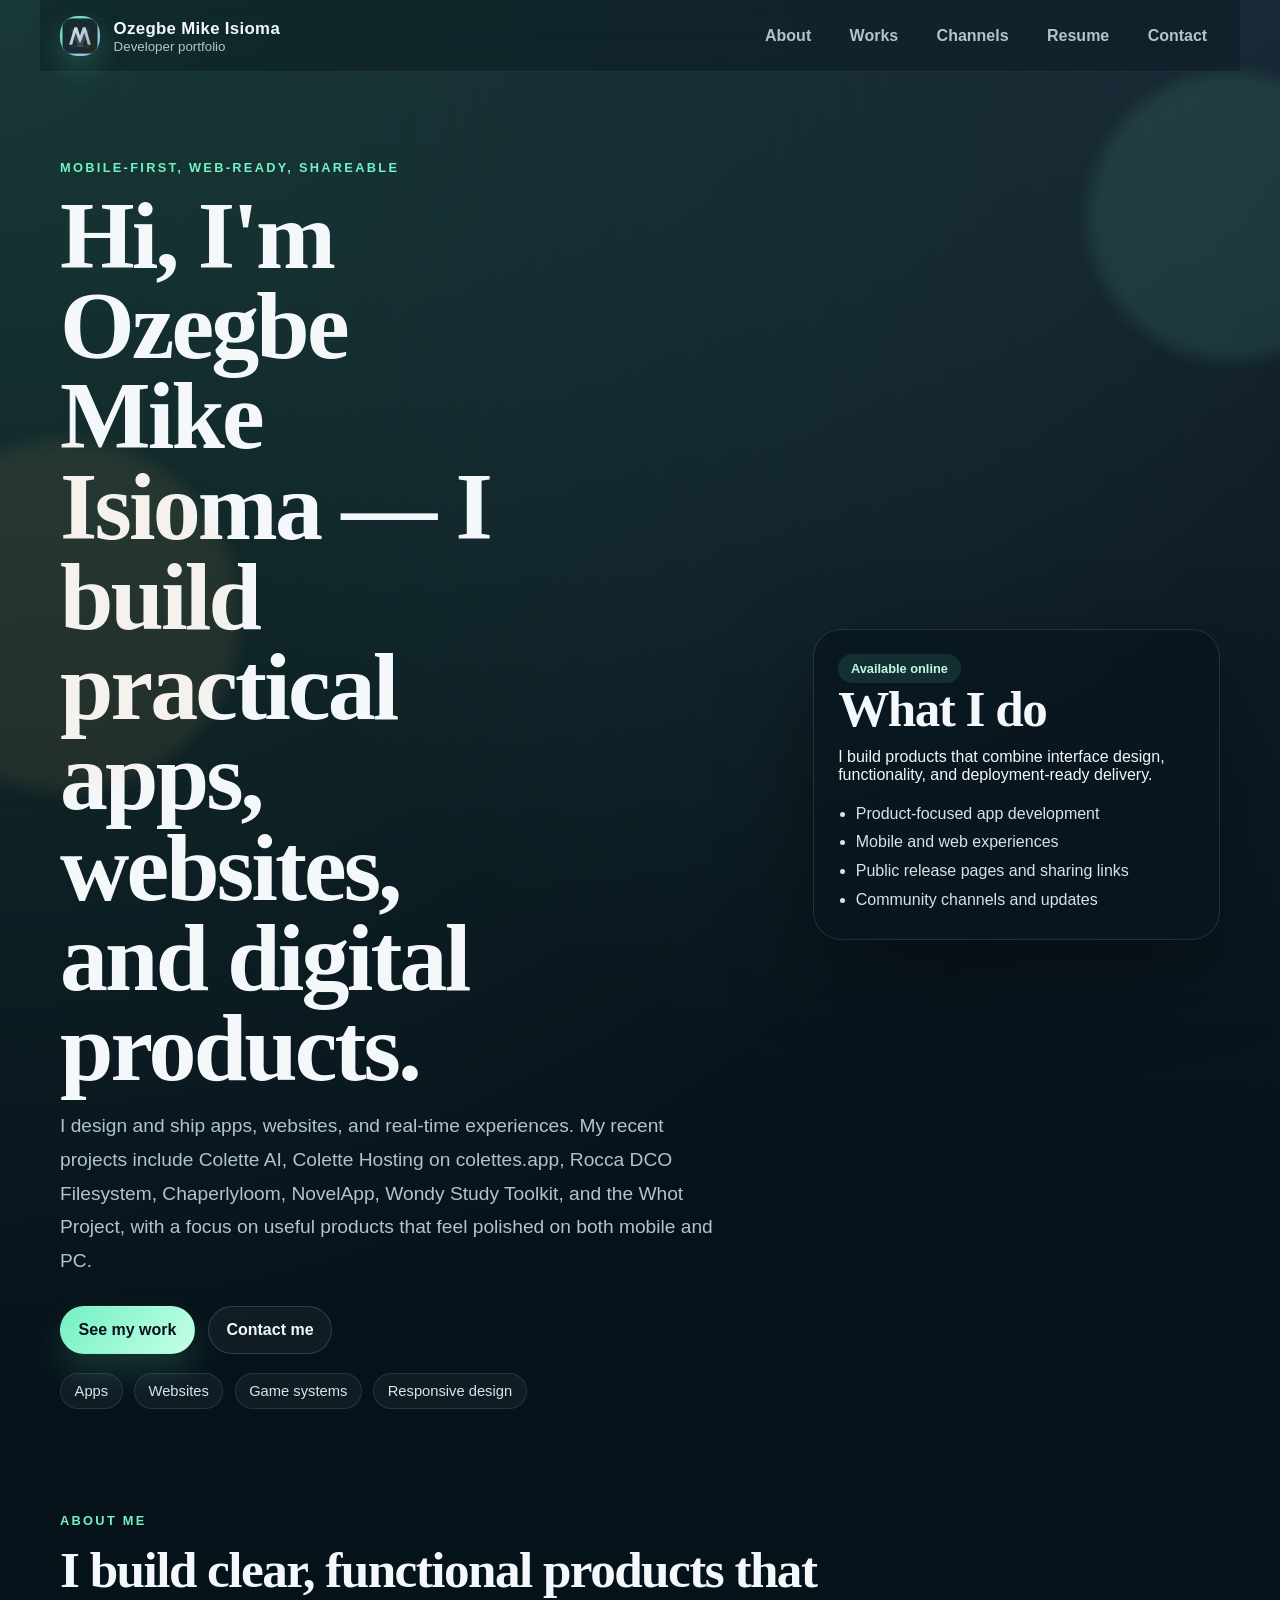
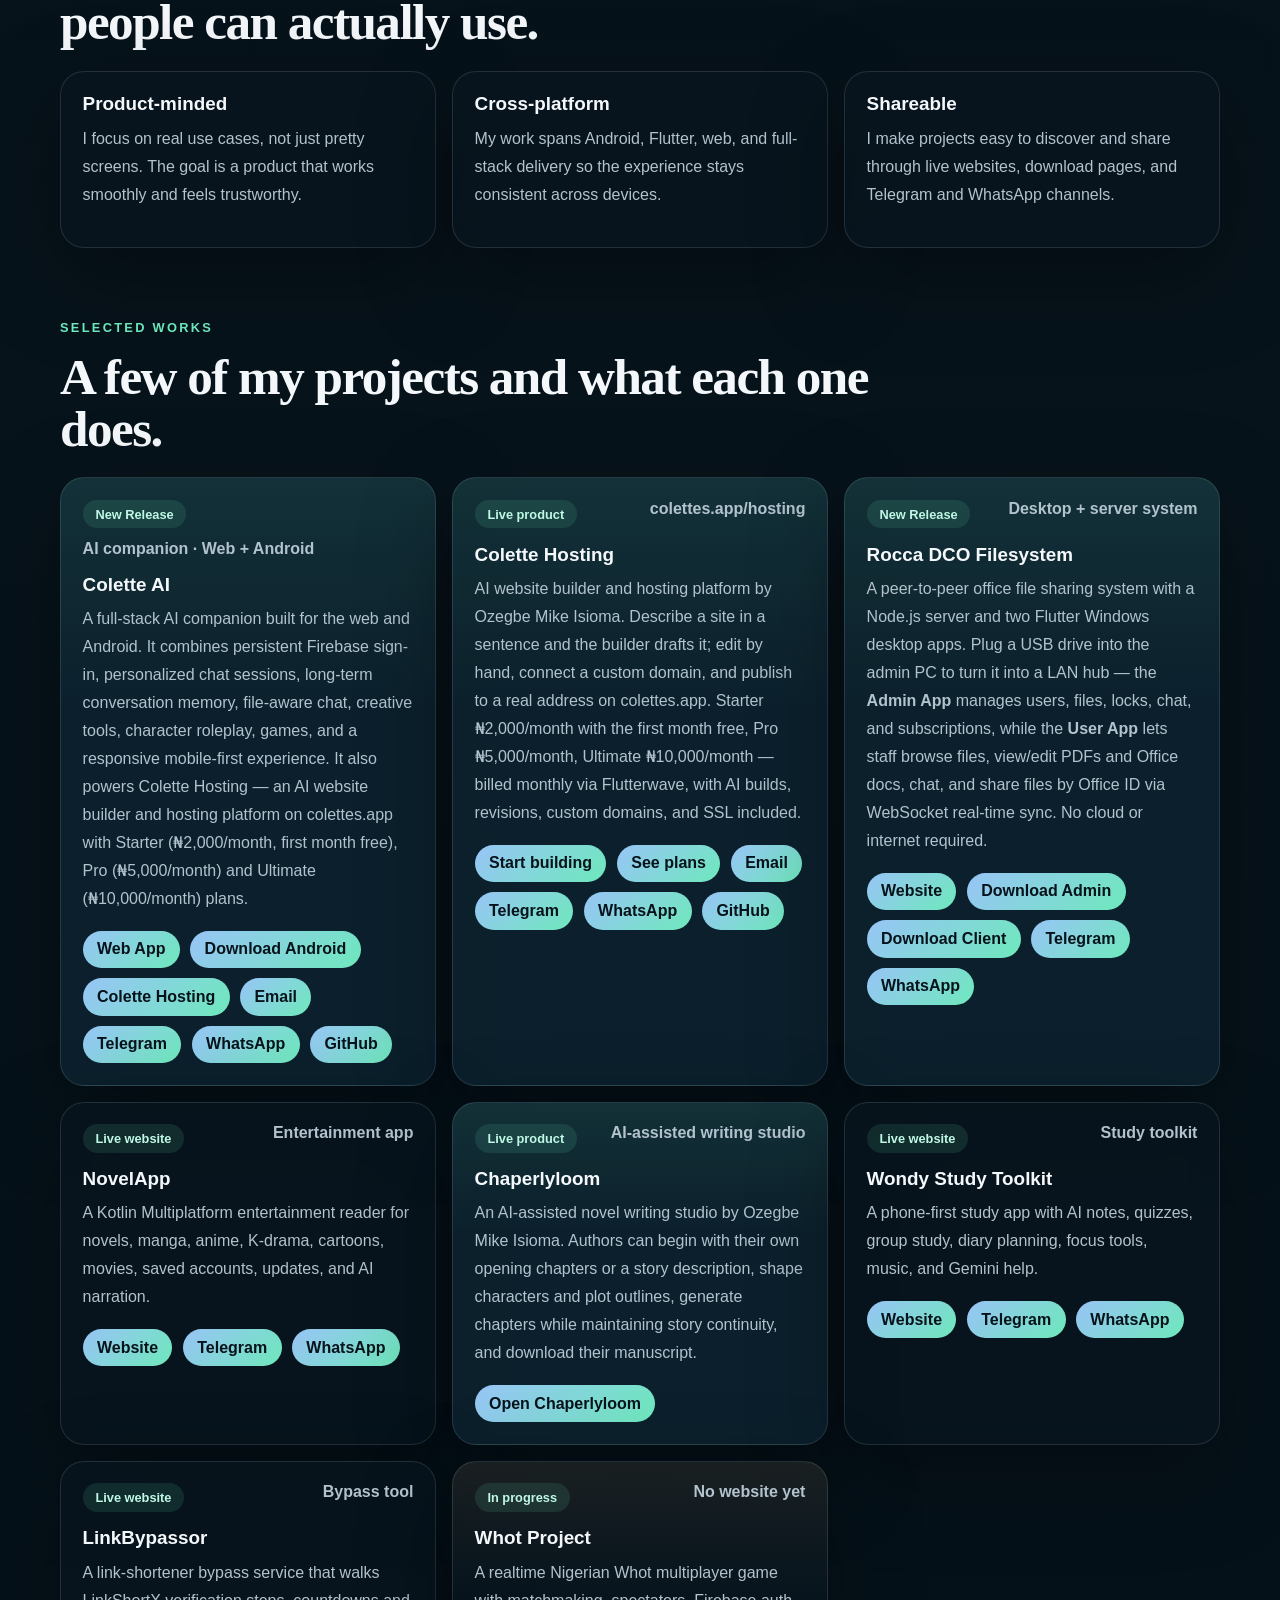
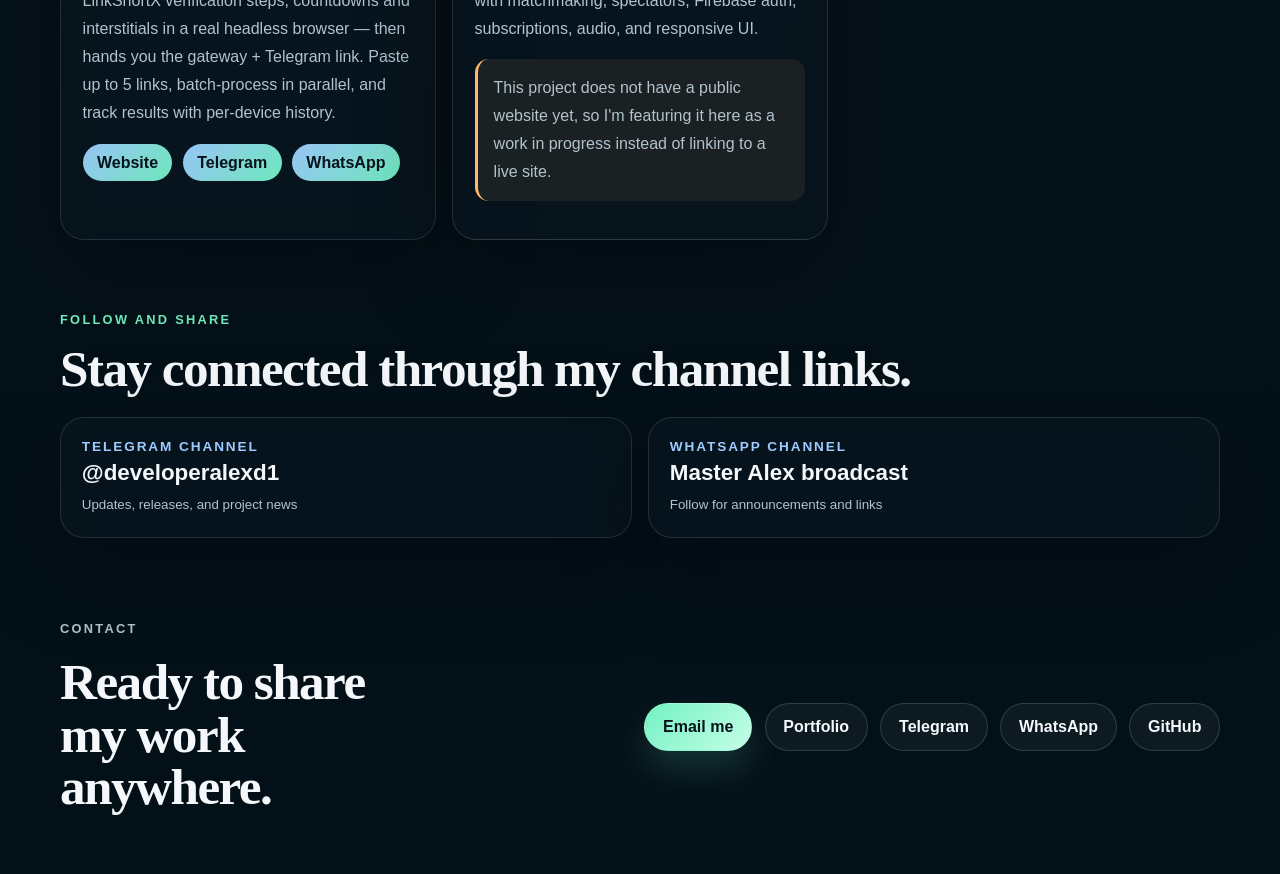
<file: index.html>
<!doctype html>
<html lang="en">

<head>
    <meta charset="utf-8" />
    <meta name="viewport" content="width=device-width, initial-scale=1" />
    <meta name="robots" content="index, follow" />
    <meta name="googlebot" content="index, follow" />
    <meta name="description" content="Ozegbe Mike Isioma builds mobile and web products, including Colette AI, Colette Hosting on colettes.app, Rocca DCO Filesystem, NovelApp, Wondy Study Toolkit, and the Whot Project." />
    <meta name="author" content="Ozegbe Mike Isioma" />
    <meta name="theme-color" content="#07131b" />
    <meta property="og:title" content="Ozegbe Mike Isioma | Builder of Apps, Websites, and Games" />
    <meta name="twitter:title" content="Ozegbe Mike Isioma | Builder of Apps, Websites, and Games" />
    <title>Ozegbe Mike Isioma | Builder of Apps, Websites, and Games</title>
    <link rel="icon" href="logo.svg" type="image/svg+xml" />
    <link rel="stylesheet" href="styles.css" />
    <link rel="me" href="https://github.com/Alex-Leo-Reeves">
</head>

<body>
    <div class="page-shell">
        <header class="topbar">
            <a class="brand" href="#top">
                <img class="brand-mark" src="logo.svg" alt="Ozegbe Mike Isioma logo" width="40" height="40" />
                <span>
            <strong>Ozegbe Mike Isioma</strong>
            <small>Developer portfolio</small>
          </span>
            </a>
            <nav class="nav-links" aria-label="Primary">
                <a href="#about">About</a>
                <a href="#works">Works</a>
                <a href="#channels">Channels</a>
                <a href="resume.html">Resume</a>
                <a href="#contact">Contact</a>
            </nav>
        </header>

        <main id="top">
            <section class="hero">
                <div class="hero-copy">
                    <p class="eyebrow">Mobile-first, web-ready, shareable</p>
                    <h1>Hi, I'm Ozegbe Mike Isioma — I build practical apps, websites, and digital products.</h1>
                    <p class="hero-text">
                        I design and ship apps, websites, and real-time experiences. My recent projects include Colette AI, Colette Hosting on colettes.app, Rocca DCO Filesystem, Chaperlyloom, NovelApp, Wondy Study Toolkit, and the Whot Project, with a focus on useful products that feel polished on both mobile and PC.
                    </p>
                    <div class="hero-actions">
                        <a class="button button-primary" href="#works">See my work</a>
                        <a class="button button-secondary" href="#contact">Contact me</a>
                    </div>
                    <div class="hero-pills" aria-label="Quick facts">
                        <span>Apps</span>
                        <span>Websites</span>
                        <span>Game systems</span>
                        <span>Responsive design</span>
                    </div>
                </div>

                <aside class="hero-card" aria-label="Profile summary">
                    <div class="card-badge">Available online</div>
                    <h2>What I do</h2>
                    <p>
                        I build products that combine interface design, functionality, and deployment-ready delivery.
                    </p>
                    <ul class="summary-list">
                        <li>Product-focused app development</li>
                        <li>Mobile and web experiences</li>
                        <li>Public release pages and sharing links</li>
                        <li>Community channels and updates</li>
                    </ul>
                </aside>
            </section>

            <section class="section" id="about">
                <div class="section-heading">
                    <p class="eyebrow">About me</p>
                    <h2>I build clear, functional products that people can actually use.</h2>
                </div>
                <div class="about-grid">
                    <article class="info-card">
                        <h3>Product-minded</h3>
                        <p>
                            I focus on real use cases, not just pretty screens. The goal is a product that works smoothly and feels trustworthy.
                        </p>
                    </article>
                    <article class="info-card">
                        <h3>Cross-platform</h3>
                        <p>
                            My work spans Android, Flutter, web, and full-stack delivery so the experience stays consistent across devices.
                        </p>
                    </article>
                    <article class="info-card">
                        <h3>Shareable</h3>
                        <p>
                            I make projects easy to discover and share through live websites, download pages, and Telegram and WhatsApp channels.
                        </p>
                    </article>
                </div>
            </section>

            <section class="section" id="works">
                <div class="section-heading">
                    <p class="eyebrow">Selected works</p>
                    <h2>A few of my projects and what each one does.</h2>
                </div>

                <div class="works-grid">
                    <article class="work-card work-card-primary">
                        <div class="work-header">
                            <span class="work-tag">New Release</span>
                            <span class="work-meta">AI companion · Web + Android</span>
                        </div>
                        <h3>Colette AI</h3>
                        <p>
                            A full-stack AI companion built for the web and Android. It combines persistent Firebase sign-in, personalized chat sessions, long-term conversation memory, file-aware chat, creative tools, character roleplay, games, and a responsive mobile-first experience. It also powers Colette Hosting — an AI website builder and hosting platform on colettes.app with Starter (₦2,000/month, first month free), Pro (₦5,000/month) and Ultimate (₦10,000/month) plans.
                        </p>
                        <div class="work-links">
                            <a href="https://coletteai.netlify.app" target="_blank" rel="noopener noreferrer">Web App</a>
                            <a href="https://coletteai.onrender.com/ColetteAi.apk" target="_blank" rel="noopener noreferrer">Download Android</a>
                            <a href="https://colettes.app/hosting" target="_blank" rel="noopener noreferrer">Colette Hosting</a>
                            <a href="mailto:masteralexleoreevesd1@gmail.com">Email</a>
                            <a href="https://t.me/developeralexd1" target="_blank" rel="noopener noreferrer">Telegram</a>
                            <a href="https://wa.me/2348071229801" target="_blank" rel="noopener noreferrer">WhatsApp</a>
                            <a href="https://github.com/Alex-Leo-Reeves/coletteai" target="_blank" rel="noopener noreferrer">GitHub</a>
                        </div>
                    </article>

                    <article class="work-card work-card-primary">
                        <div class="work-header">
                            <span class="work-tag">Live product</span>
                            <span class="work-meta">colettes.app/hosting</span>
                        </div>
                        <h3>Colette Hosting</h3>
                        <p>
                            AI website builder and hosting platform by Ozegbe Mike Isioma. Describe a site in a sentence and the builder drafts it; edit by hand, connect a custom domain, and publish to a real address on colettes.app. Starter ₦2,000/month with the first month free, Pro ₦5,000/month, Ultimate ₦10,000/month — billed monthly via Flutterwave, with AI builds, revisions, custom domains, and SSL included.
                        </p>
                        <div class="work-links">
                            <a href="https://colettes.app/hosting" target="_blank" rel="noopener noreferrer">Start building</a>
                            <a href="https://colettes.app/hosting" target="_blank" rel="noopener noreferrer">See plans</a>
                            <a href="mailto:masteralexleoreevesd1@gmail.com">Email</a>
                            <a href="https://t.me/developeralexd1" target="_blank" rel="noopener noreferrer">Telegram</a>
                            <a href="https://wa.me/2348071229801" target="_blank" rel="noopener noreferrer">WhatsApp</a>
                            <a href="https://github.com/Alex-Leo-Reeves" target="_blank" rel="noopener noreferrer">GitHub</a>
                        </div>
                    </article>

                    <!-- Rocca DCO Filesystem -->
                    <article class="work-card work-card-primary">
                        <div class="work-header">
                            <span class="work-tag">New Release</span>
                            <span class="work-meta">Desktop + server system</span>
                        </div>
                        <h3>Rocca DCO Filesystem</h3>
                        <p>
                            A peer-to-peer office file sharing system with a Node.js server and two Flutter Windows desktop apps. Plug a USB drive into the admin PC to turn it into a LAN hub — the <strong>Admin App</strong> manages users, files, locks,
                            chat, and subscriptions, while the <strong>User App</strong> lets staff browse files, view/edit PDFs and Office docs, chat, and share files by Office ID via WebSocket real-time sync. No cloud or internet required.
                        </p>
                        <div class="work-links">
                            <a href="https://filesystem-575s.onrender.com" target="_blank" rel="noopener noreferrer">Website</a>
                            <a href="https://filesystem-575s.onrender.com/Filesystem-admin.exe" target="_blank" rel="noopener noreferrer">Download Admin</a>
                            <a href="https://filesystem-575s.onrender.com/Filesystem-client.exe" target="_blank" rel="noopener noreferrer">Download Client</a>
                            <a href="https://t.me/developeralexd1" target="_blank" rel="noopener noreferrer">Telegram</a>
                            <a href="https://whatsapp.com/channel/0029Vb8fgDa2P59cCnEkWW3I" target="_blank" rel="noopener noreferrer">WhatsApp</a>
                        </div>
                    </article>

                    <article class="work-card">
                        <div class="work-header">
                            <span class="work-tag">Live website</span>
                            <span class="work-meta">Entertainment app</span>
                        </div>
                        <h3>NovelApp</h3>
                        <p>
                            A Kotlin Multiplatform entertainment reader for novels, manga, anime, K-drama, cartoons, movies, saved accounts, updates, and AI narration.
                        </p>
                        <div class="work-links">
                            <a href="https://novelapp1.onrender.com" target="_blank" rel="noopener noreferrer">Website</a>
                            <a href="https://t.me/developeralexd1" target="_blank" rel="noopener noreferrer">Telegram</a>
                            <a href="https://whatsapp.com/channel/0029Vb8fgDa2P59cCnEkWW3I" target="_blank" rel="noopener noreferrer">WhatsApp</a>
                        </div>
                    </article>

                    <article class="work-card work-card-primary">
                        <div class="work-header">
                            <span class="work-tag">Live product</span>
                            <span class="work-meta">AI-assisted writing studio</span>
                        </div>
                        <h3>Chaperlyloom</h3>
                        <p>
                            An AI-assisted novel writing studio by Ozegbe Mike Isioma. Authors can begin with their own opening chapters or a story description, shape characters and plot outlines, generate chapters while maintaining story continuity, and download their manuscript.
                        </p>
                        <div class="work-links">
                            <a href="https://chapterlyloom.onrender.com" target="_blank" rel="noopener noreferrer">Open Chaperlyloom</a>
                        </div>
                    </article>

                    <article class="work-card">
                        <div class="work-header">
                            <span class="work-tag">Live website</span>
                            <span class="work-meta">Study toolkit</span>
                        </div>
                        <h3>Wondy Study Toolkit</h3>
                        <p>
                            A phone-first study app with AI notes, quizzes, group study, diary planning, focus tools, music, and Gemini help.
                        </p>
                        <div class="work-links">
                            <a href="https://wondystudykit.onrender.com" target="_blank" rel="noopener noreferrer">Website</a>
                            <a href="https://t.me/developeralexd1" target="_blank" rel="noopener noreferrer">Telegram</a>
                            <a href="https://whatsapp.com/channel/0029Vb8fgDa2P59cCnEkWW3I" target="_blank" rel="noopener noreferrer">WhatsApp</a>
                        </div>
                    </article>

                    <article class="work-card">
                        <div class="work-header">
                            <span class="work-tag">Live website</span>
                            <span class="work-meta">Bypass tool</span>
                        </div>
                        <h3>LinkBypassor</h3>
                        <p>
                            A link-shortener bypass service that walks LinkShortX verification steps, countdowns and interstitials in a real headless browser — then hands you the gateway + Telegram link. Paste up to 5 links, batch-process in parallel, and track results with per-device history.
                        </p>
                        <div class="work-links">
                            <a href="https://linkbypassor.onrender.com" target="_blank" rel="noopener noreferrer">Website</a>
                            <a href="https://t.me/developeralexd1" target="_blank" rel="noopener noreferrer">Telegram</a>
                            <a href="https://whatsapp.com/channel/0029Vb8fgDa2P59cCnEkWW3I" target="_blank" rel="noopener noreferrer">WhatsApp</a>
                        </div>
                    </article>

                    <article class="work-card work-card-muted">
                        <div class="work-header">
                            <span class="work-tag">In progress</span>
                            <span class="work-meta">No website yet</span>
                        </div>
                        <h3>Whot Project</h3>
                        <p>
                            A realtime Nigerian Whot multiplayer game with matchmaking, spectators, Firebase auth, subscriptions, audio, and responsive UI.
                        </p>
                        <p class="note">
                            This project does not have a public website yet, so I'm featuring it here as a work in progress instead of linking to a live site.
                        </p>
                    </article>
                </div>
            </section>

            <section class="section section-split" id="channels">
                <div class="section-heading">
                    <p class="eyebrow">Follow and share</p>
                    <h2>Stay connected through my channel links.</h2>
                </div>

                <div class="channel-grid">
                    <a class="channel-card" href="https://t.me/developeralexd1" target="_blank" rel="noopener noreferrer">
                        <span>Telegram channel</span>
                        <strong>@developeralexd1</strong>
                        <small>Updates, releases, and project news</small>
                    </a>
                    <a class="channel-card" href="https://whatsapp.com/channel/0029Vb8fgDa2P59cCnEkWW3I" target="_blank" rel="noopener noreferrer">
                        <span>WhatsApp channel</span>
                        <strong>Master Alex broadcast</strong>
                        <small>Follow for announcements and links</small>
                    </a>
                </div>
            </section>
        </main>

        <footer class="footer" id="contact">
            <div>
                <p class="eyebrow">Contact</p>
                <h2>Ready to share my work anywhere.</h2>
            </div>
            <div class="footer-actions">
                <a class="button button-primary" href="mailto:masteralexleoreevesd1@gmail.com">Email me</a>
                <a class="button button-secondary" href="https://developeralexd1.netlify.app" target="_blank" rel="noopener noreferrer">Portfolio</a>
                <a class="button button-secondary" href="https://t.me/developeralexd1" target="_blank" rel="noopener noreferrer">Telegram</a>
                <a class="button button-secondary" href="https://wa.me/2348071229801" target="_blank" rel="noopener noreferrer">WhatsApp</a>
                <a class="button button-secondary" href="https://github.com/Alex-Leo-Reeves" target="_blank" rel="noopener noreferrer">GitHub</a>
            </div>
        </footer>
    </div>
</body>

</html>
</file>
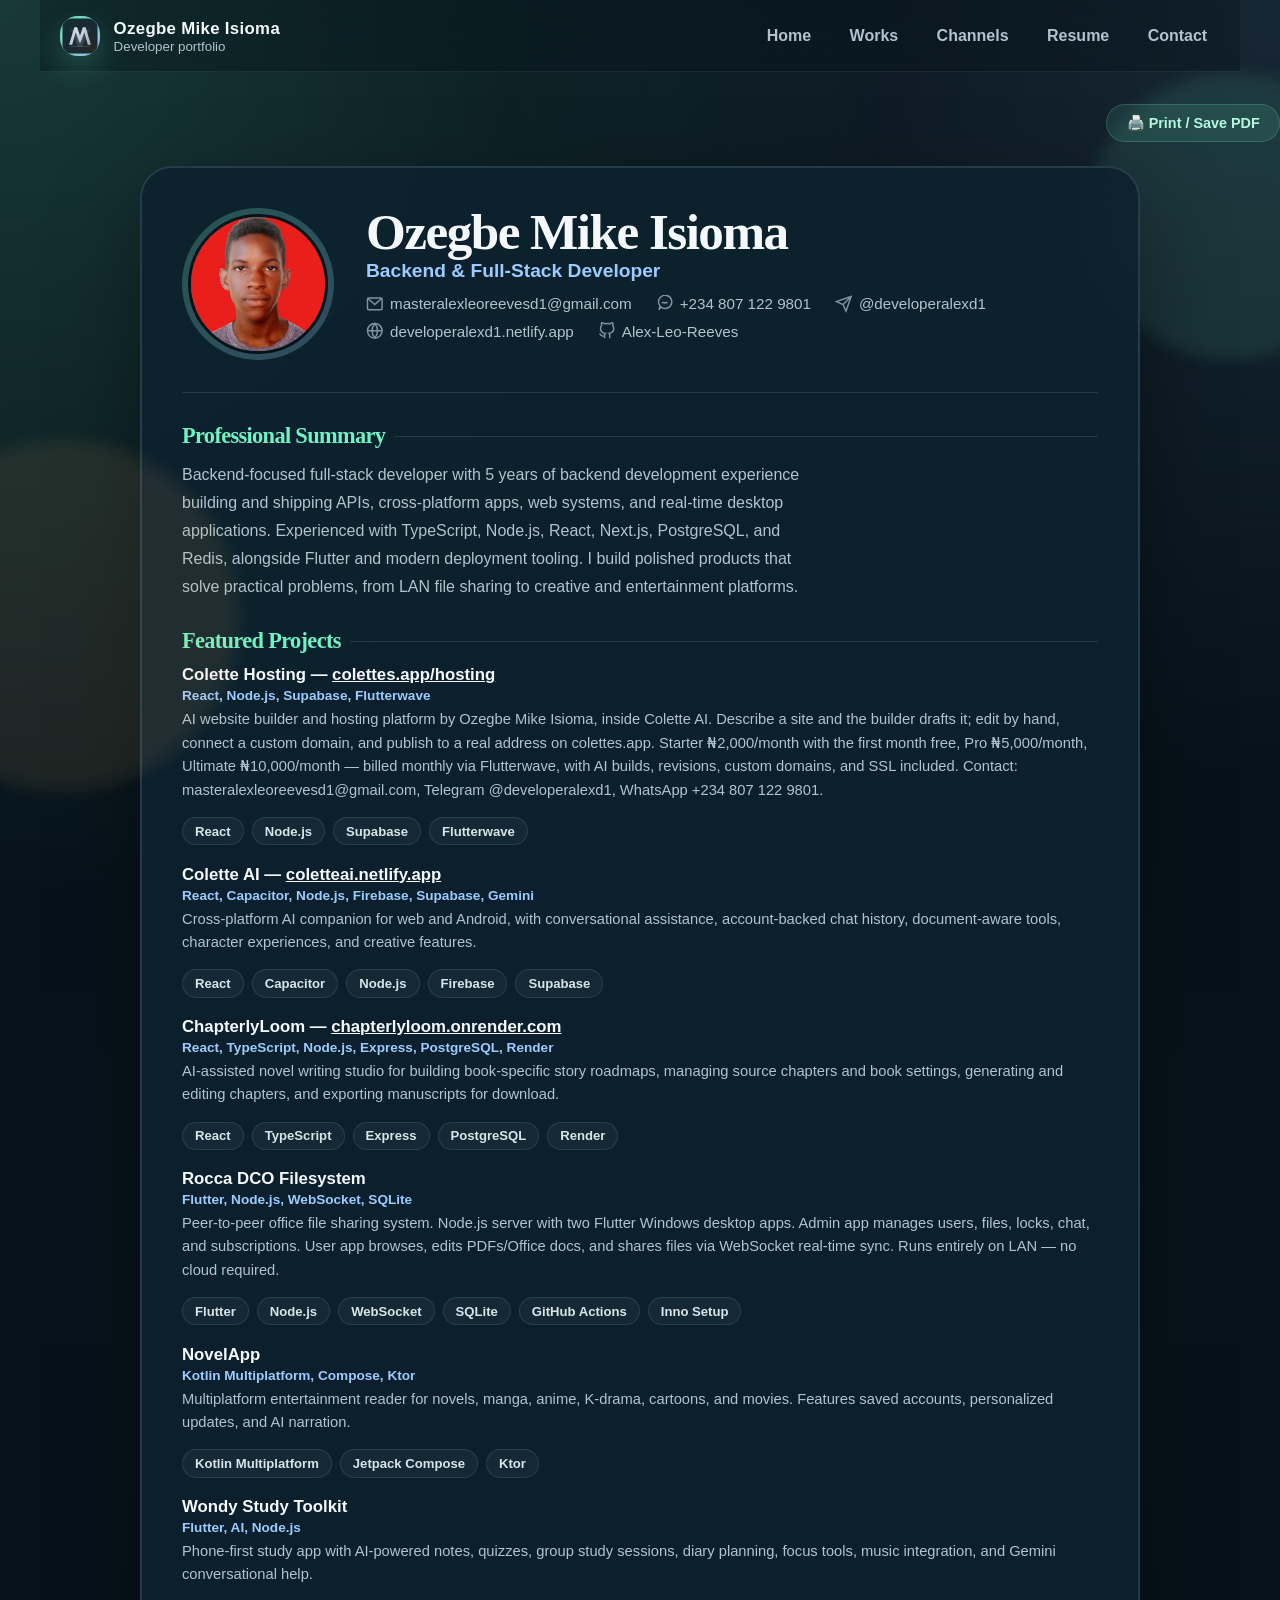
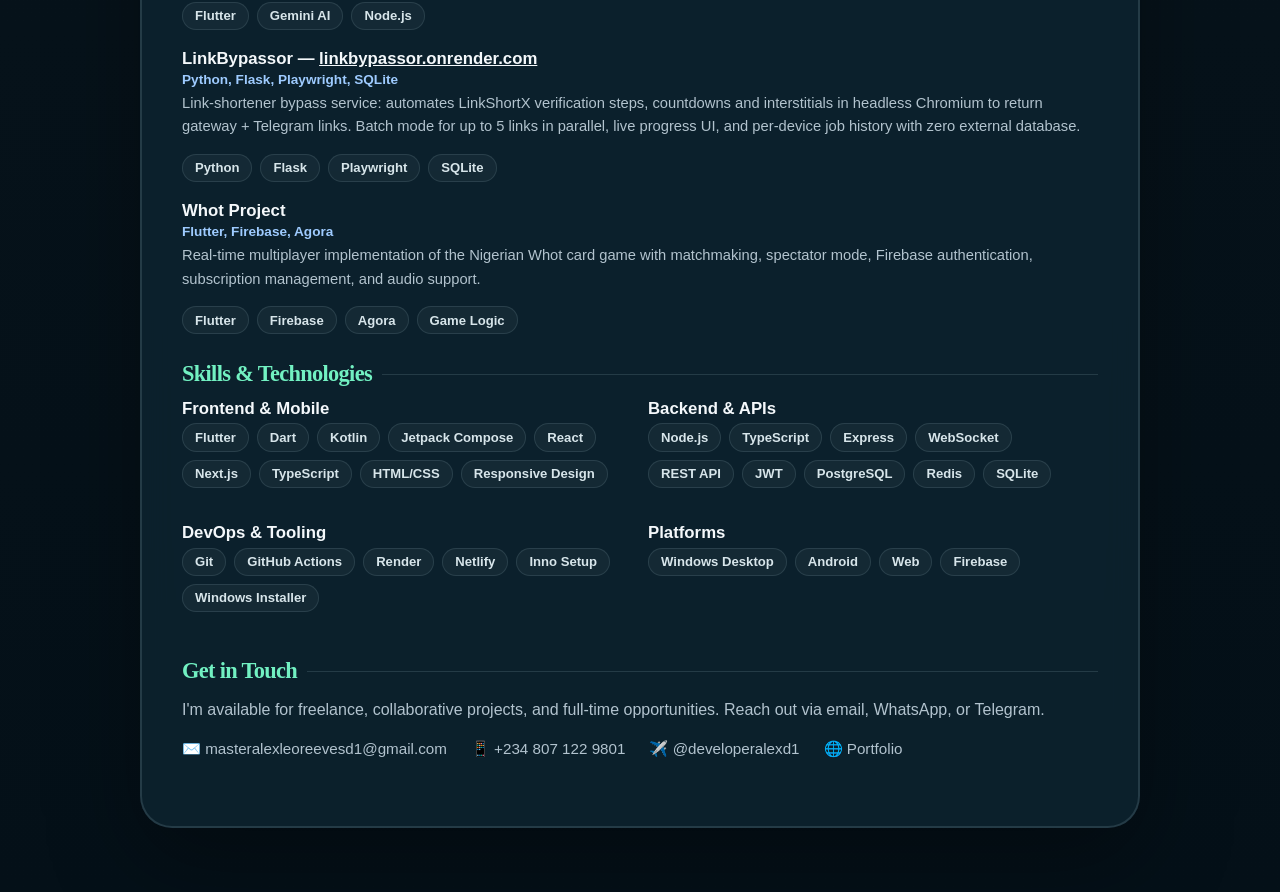
<file: resume.html>
<!doctype html>
<html lang="en">

<head>
    <meta charset="utf-8" />
    <meta name="viewport" content="width=device-width, initial-scale=1" />
    <meta name="robots" content="index, follow" />
    <meta name="googlebot" content="index, follow" />
    <meta name="description" content="Resume — Ozegbe Mike Isioma. Flutter, Node.js, full-stack developer." />
    <meta name="theme-color" content="#07131b" />
    <meta name="author" content="Ozegbe Mike Isioma">
    <title>Ozegbe Mike Isioma | Resume</title>
    <link rel="icon" href="logo.svg" type="image/svg+xml" />
    <link rel="stylesheet" href="styles.css" />
    <style>
        .resume-page {
            padding: 2rem 0 4rem;
        }
        
        .resume-card {
            border: 2px solid var(--line);
            background: var(--panel-strong);
            backdrop-filter: blur(16px);
            box-shadow: var(--shadow);
            border-radius: 32px;
            padding: 2.5rem;
            max-width: 1000px;
            margin: 0 auto;
        }
        
        .resume-header {
            display: grid;
            grid-template-columns: auto 1fr;
            gap: 2rem;
            align-items: start;
            margin-bottom: 2rem;
            padding-bottom: 2rem;
            border-bottom: 1px solid var(--line);
        }
        
        .resume-photo-wrap {
            width: 152px;
            height: 152px;
            border-radius: 50%;
            background: linear-gradient(135deg, rgba(114, 241, 194, 0.25), rgba(158, 203, 255, 0.25));
            display: flex;
            align-items: center;
            justify-content: center;
            flex-shrink: 0;
        }
        
        .resume-photo {
            width: 140px;
            height: 140px;
            border-radius: 50%;
            object-fit: cover;
            border: 3px solid #07131b;
            display: block;
        }
        
        .resume-name-title h1 {
            font-size: clamp(2.2rem, 4vw, 3.2rem);
            margin-bottom: 0.25rem;
            max-width: none;
        }
        
        .resume-name-title .tagline {
            color: var(--accent-3);
            font-weight: 700;
            font-size: 1.2rem;
        }
        
        .resume-contact-icons {
            display: flex;
            flex-wrap: wrap;
            gap: 0.6rem 1.5rem;
            margin-top: 0.8rem;
        }
        
        .resume-contact-icons a {
            display: inline-flex;
            align-items: center;
            gap: 0.4rem;
            color: var(--muted);
            text-decoration: none;
            font-size: 0.95rem;
            transition: color 160ms;
        }
        
        .resume-contact-icons a:hover {
            color: var(--accent);
        }
        
        .contact-icon {
            width: 1.1rem;
            height: 1.1rem;
            flex-shrink: 0;
            opacity: 0.7;
        }
        
        .resume-section {
            margin-bottom: 1.8rem;
        }
        
        .resume-section h2 {
            font-size: 1.4rem;
            margin-bottom: 0.8rem;
            color: var(--accent);
            display: flex;
            align-items: center;
            gap: 0.6rem;
        }
        
        .resume-section h2::after {
            content: "";
            flex: 1;
            height: 1px;
            background: var(--line);
        }
        
        .resume-grid-2 {
            display: grid;
            grid-template-columns: 1fr 1fr;
            gap: 1rem;
        }
        
        .resume-item {
            margin-bottom: 1.2rem;
        }
        
        .resume-item h3 {
            font-size: 1.05rem;
            margin-bottom: 0.2rem;
        }
        
        .resume-item .sub {
            color: var(--accent-3);
            font-weight: 600;
            font-size: 0.85rem;
            display: block;
            margin-bottom: 0.3rem;
        }
        
        .resume-item .date {
            color: var(--muted);
            font-size: 0.8rem;
        }
        
        .resume-item p,
        .resume-item li {
            color: var(--muted);
            line-height: 1.6;
            font-size: 0.92rem;
        }
        
        .resume-item ul {
            margin: 0.3rem 0 0;
            padding-left: 1.1rem;
        }
        
        .resume-item li {
            margin-bottom: 0.15rem;
        }
        
        .skill-tags {
            display: flex;
            flex-wrap: wrap;
            gap: 0.5rem;
            margin-top: 0.3rem;
        }
        
        .skill-tag {
            display: inline-flex;
            padding: 0.35rem 0.75rem;
            border-radius: 999px;
            border: 1px solid rgba(188, 219, 229, 0.12);
            background: rgba(188, 219, 229, 0.05);
            color: #d7e5ea;
            font-size: 0.82rem;
            font-weight: 600;
        }
        
        .print-btn-wrap {
            text-align: right;
            margin-bottom: 1.5rem;
        }
        
        .print-btn {
            display: inline-flex;
            align-items: center;
            gap: 0.5rem;
            padding: 0.6rem 1.2rem;
            border-radius: 999px;
            background: rgba(114, 241, 194, 0.11);
            color: #bff8e5;
            border: 1px solid rgba(114, 241, 194, 0.2);
            font-weight: 700;
            cursor: pointer;
            font-family: inherit;
            font-size: 0.9rem;
            transition: background 160ms;
        }
        
        .print-btn:hover {
            background: rgba(114, 241, 194, 0.2);
        }
        
        .print-only {
            display: none;
        }
        
        @media print {
            @page {
                size: A4;
                margin: 0.4in 0.45in;
            }

            .topbar,
            .print-btn-wrap,
            .no-print,
            .print-only {
                display: none !important;
            }

            .page-shell::before,
            .page-shell::after {
                display: none !important;
            }

            .page-shell {
                overflow: visible;
            }

            .resume-card {
                border: none;
                box-shadow: none;
                background: #fff;
                backdrop-filter: none;
                color: #111;
                padding: 0;
                max-width: none;
                border-radius: 0;
            }

            .resume-header {
                gap: 1.25rem;
                margin-bottom: 1rem;
                padding-bottom: 1rem;
            }

            .resume-photo-wrap {
                width: 120px;
                height: 120px;
            }

            .resume-photo {
                width: 110px;
                height: 110px;
            }

            .resume-section {
                margin-bottom: 1rem;
            }

            .resume-section h2 {
                font-size: 1.2rem;
                margin-bottom: 0.45rem;
            }

            .resume-item {
                margin-bottom: 0.65rem;
            }

            .resume-item h3 {
                font-size: 0.98rem;
                margin-bottom: 0.1rem;
            }

            .resume-item .sub {
                font-size: 0.78rem;
                margin-bottom: 0.15rem;
            }

            .resume-item p,
            .resume-item li {
                font-size: 0.82rem;
                line-height: 1.35;
            }

            .skill-tags {
                gap: 0.25rem;
                margin-top: 0.2rem;
            }

            .skill-tag {
                padding: 0.2rem 0.55rem;
                font-size: 0.72rem;
            }

            .resume-grid-2 {
                gap: 0.5rem 0.8rem;
            }

            .resume-card * {
                color: #111 !important;
            }
            .resume-section h2 {
                color: #222 !important;
            }
            .resume-item .sub {
                color: #444 !important;
            }
            .resume-item p,
            .resume-item li,
            .resume-contact-icons a {
                color: #333 !important;
            }
            .skill-tag {
                border-color: #ccc;
                background: #f5f5f5;
                color: #222 !important;
            }
            .resume-photo {
                border-color: #222;
            }
            .resume-section h2::after {
                background: #ccc;
            }
            .resume-header {
                border-bottom-color: #ccc;
            }
            .print-only {
                display: block;
            }
            body {
                background: #fff;
            }
        }
        
        @media (max-width: 720px) {
            .resume-header {
                grid-template-columns: 1fr;
                text-align: center;
            }
            .resume-photo {
                margin: 0 auto;
            }
            .resume-contact-icons {
                justify-content: center;
            }
            .resume-grid-2 {
                grid-template-columns: 1fr;
            }
            .resume-card {
                padding: 1.5rem;
                border-radius: 20px;
            }
        }
    </style>
</head>

<body>
    <div class="page-shell">
        <header class="topbar">
            <a class="brand" href="index.html">
                <img class="brand-mark" src="logo.svg" alt="Ozegbe Mike Isioma logo" width="40" height="40" />
                <span>
                    <strong>Ozegbe Mike Isioma</strong>
                    <small>Developer portfolio</small>
                </span>
            </a>
            <nav class="nav-links" aria-label="Primary">
                <a href="index.html">Home</a>
                <a href="index.html#works">Works</a>
                <a href="index.html#channels">Channels</a>
                <a href="resume.html">Resume</a>
                <a href="index.html#contact">Contact</a>
            </nav>
        </header>

        <main class="resume-page">
            <div class="print-btn-wrap">
                <button class="print-btn" onclick="window.print()">🖨️ Print / Save PDF</button>
            </div>

            <div class="resume-card">
                <!-- Header -->
                <div class="resume-header">
                    <div class="resume-photo-wrap">
                        <img class="resume-photo" src="passport.png" alt="Ozegbe Mike Isioma" />
                    </div>
                    <div class="resume-name-title">
                        <h1>Ozegbe Mike Isioma</h1>
                        <div class="tagline">Backend & Full-Stack Developer</div>
                        <div class="resume-contact-icons">
                            <a href="mailto:masteralexleoreevesd1@gmail.com">
                                <svg class="contact-icon" viewBox="0 0 24 24" fill="none" stroke="currentColor" stroke-width="2"><rect x="2" y="4" width="20" height="16" rx="2"/><path d="M22 4L12 13 2 4"/></svg> masteralexleoreevesd1@gmail.com
                            </a>
                            <a href="https://wa.me/2348071229801" target="_blank" rel="noopener">
                                <svg class="contact-icon" viewBox="0 0 24 24" fill="none" stroke="currentColor" stroke-width="2"><path d="M4 20l1.4-5.2a9 9 0 111.6 1.6L4 20z"/><path d="M8 11a3 3 0 014 0 3 3 0 014 0"/></svg> +234 807 122 9801
                            </a>
                            <a href="https://t.me/developeralexd1" target="_blank" rel="noopener">
                                <svg class="contact-icon" viewBox="0 0 24 24" fill="none" stroke="currentColor" stroke-width="2"><path d="M22 2L11 13M22 2l-7 20-4-9-9-4 20-7z"/></svg> @developeralexd1
                            </a>
                            <a href="https://developeralexd1.netlify.app" target="_blank" rel="noopener">
                                <svg class="contact-icon" viewBox="0 0 24 24" fill="none" stroke="currentColor" stroke-width="2"><circle cx="12" cy="12" r="10"/><path d="M2 12h20M12 2a15 15 0 010 20 15 15 0 010-20z"/></svg> developeralexd1.netlify.app
                            </a>
                            <a href="https://github.com/Alex-Leo-Reeves" target="_blank" rel="noopener">
                                <svg class="contact-icon" viewBox="0 0 24 24" fill="none" stroke="currentColor" stroke-width="2"><path d="M9 19c-5 1.5-5-2.5-7-3m14 6v-3.87a3.37 3.37 0 00-.94-2.61c3.14-.35 6.44-1.54 6.44-7A5.44 5.44 0 0020 4.77 5.07 5.07 0 0019.91 1S18.73.65 16 2.48a13.38 13.38 0 00-7 0C6.27.65 5.09 1 5.09 1A5.07 5.07 0 005 4.77a5.44 5.44 0 00-1.5 3.78c0 5.42 3.3 6.61 6.44 7A3.37 3.37 0 009 18.13V22"/></svg>                                Alex-Leo-Reeves
                            </a>
                        </div>
                    </div>
                </div>

                <!-- Summary -->
                <div class="resume-section">
                    <h2>Professional Summary</h2>
                    <p style="color: var(--muted); line-height: 1.75; max-width: 70ch;">
                        Backend-focused full-stack developer with 5 years of backend development experience building and shipping APIs, cross-platform apps, web systems, and real-time desktop applications. Experienced with TypeScript, Node.js, React, Next.js, PostgreSQL, and Redis, alongside Flutter and modern deployment tooling. I build polished products that solve practical problems, from LAN file sharing to creative and entertainment platforms.
                    </p>
                </div>

                <!-- Projects -->
                <div class="resume-section">
                    <h2>Featured Projects</h2>
                    <div class="resume-item">
                        <h3>Colette Hosting — <a href="https://colettes.app/hosting" target="_blank" rel="noopener noreferrer">colettes.app/hosting</a></h3>
                        <span class="sub">React, Node.js, Supabase, Flutterwave</span>
                        <p>
                            AI website builder and hosting platform by Ozegbe Mike Isioma, inside Colette AI. Describe a site and the builder drafts it; edit by hand, connect a custom domain, and publish to a real address on colettes.app. Starter ₦2,000/month with the first month free, Pro ₦5,000/month, Ultimate ₦10,000/month — billed monthly via Flutterwave, with AI builds, revisions, custom domains, and SSL included. Contact: masteralexleoreevesd1@gmail.com, Telegram @developeralexd1, WhatsApp +234 807 122 9801.
                        </p>
                        <div class="skill-tags">
                            <span class="skill-tag">React</span>
                            <span class="skill-tag">Node.js</span>
                            <span class="skill-tag">Supabase</span>
                            <span class="skill-tag">Flutterwave</span>
                        </div>
                    </div>
                    <div class="resume-item">
                        <h3>Colette AI — <a href="https://coletteai.netlify.app" target="_blank" rel="noopener noreferrer">coletteai.netlify.app</a></h3>
                        <span class="sub">React, Capacitor, Node.js, Firebase, Supabase, Gemini</span>
                        <p>
                            Cross-platform AI companion for web and Android, with conversational assistance, account-backed chat history, document-aware tools, character experiences, and creative features.
                        </p>
                        <div class="skill-tags">
                            <span class="skill-tag">React</span>
                            <span class="skill-tag">Capacitor</span>
                            <span class="skill-tag">Node.js</span>
                            <span class="skill-tag">Firebase</span>
                            <span class="skill-tag">Supabase</span>
                        </div>
                    </div>

                    <div class="resume-item">
                        <h3>ChapterlyLoom — <a href="https://chapterlyloom.onrender.com" target="_blank" rel="noopener noreferrer">chapterlyloom.onrender.com</a></h3>
                        <span class="sub">React, TypeScript, Node.js, Express, PostgreSQL, Render</span>
                        <p>
                            AI-assisted novel writing studio for building book-specific story roadmaps, managing source chapters and book settings, generating and editing chapters, and exporting manuscripts for download.
                        </p>
                        <div class="skill-tags">
                            <span class="skill-tag">React</span>
                            <span class="skill-tag">TypeScript</span>
                            <span class="skill-tag">Express</span>
                            <span class="skill-tag">PostgreSQL</span>
                            <span class="skill-tag">Render</span>
                        </div>
                    </div>

                    <div class="resume-item">
                        <h3>Rocca DCO Filesystem</h3>
                        <span class="sub">Flutter, Node.js, WebSocket, SQLite</span>
                        <p>
                            Peer-to-peer office file sharing system. Node.js server with two Flutter Windows desktop apps. Admin app manages users, files, locks, chat, and subscriptions. User app browses, edits PDFs/Office docs, and shares files via WebSocket real-time sync. Runs
                            entirely on LAN — no cloud required.
                        </p>
                        <div class="skill-tags">
                            <span class="skill-tag">Flutter</span>
                            <span class="skill-tag">Node.js</span>
                            <span class="skill-tag">WebSocket</span>
                            <span class="skill-tag">SQLite</span>
                            <span class="skill-tag">GitHub Actions</span>
                            <span class="skill-tag">Inno Setup</span>
                        </div>
                    </div>

                    <div class="resume-item">
                        <h3>NovelApp</h3>
                        <span class="sub">Kotlin Multiplatform, Compose, Ktor</span>
                        <p>
                            Multiplatform entertainment reader for novels, manga, anime, K-drama, cartoons, and movies. Features saved accounts, personalized updates, and AI narration.
                        </p>
                        <div class="skill-tags">
                            <span class="skill-tag">Kotlin Multiplatform</span>
                            <span class="skill-tag">Jetpack Compose</span>
                            <span class="skill-tag">Ktor</span>
                        </div>
                    </div>

                    <div class="resume-item">
                        <h3>Wondy Study Toolkit</h3>
                        <span class="sub">Flutter, AI, Node.js</span>
                        <p>
                            Phone-first study app with AI-powered notes, quizzes, group study sessions, diary planning, focus tools, music integration, and Gemini conversational help.
                        </p>
                        <div class="skill-tags">
                            <span class="skill-tag">Flutter</span>
                            <span class="skill-tag">Gemini AI</span>
                            <span class="skill-tag">Node.js</span>
                        </div>
                    </div>

                    <div class="resume-item">
                        <h3>LinkBypassor — <a href="https://linkbypassor.onrender.com" target="_blank" rel="noopener noreferrer">linkbypassor.onrender.com</a></h3>
                        <span class="sub">Python, Flask, Playwright, SQLite</span>
                        <p>
                            Link-shortener bypass service: automates LinkShortX verification steps, countdowns and interstitials in headless Chromium to return gateway + Telegram links. Batch mode for up to 5 links in parallel, live progress UI, and per-device job history with zero external database.
                        </p>
                        <div class="skill-tags">
                            <span class="skill-tag">Python</span>
                            <span class="skill-tag">Flask</span>
                            <span class="skill-tag">Playwright</span>
                            <span class="skill-tag">SQLite</span>
                        </div>
                    </div>

                    <div class="resume-item">
                        <h3>Whot Project</h3>
                        <span class="sub">Flutter, Firebase, Agora</span>
                        <p>
                            Real-time multiplayer implementation of the Nigerian Whot card game with matchmaking, spectator mode, Firebase authentication, subscription management, and audio support.
                        </p>
                        <div class="skill-tags">
                            <span class="skill-tag">Flutter</span>
                            <span class="skill-tag">Firebase</span>
                            <span class="skill-tag">Agora</span>
                            <span class="skill-tag">Game Logic</span>
                        </div>
                    </div>
                </div>

                <!-- Skills & Tools -->
                <div class="resume-section">
                    <h2>Skills & Technologies</h2>
                    <div class="resume-grid-2">
                        <div class="resume-item">
                            <h3>Frontend & Mobile</h3>
                            <div class="skill-tags">
                                <span class="skill-tag">Flutter</span>
                                <span class="skill-tag">Dart</span>
                                <span class="skill-tag">Kotlin</span>
                                <span class="skill-tag">Jetpack Compose</span>
                                <span class="skill-tag">React</span>
                                <span class="skill-tag">Next.js</span>
                                <span class="skill-tag">TypeScript</span>
                                <span class="skill-tag">HTML/CSS</span>
                                <span class="skill-tag">Responsive Design</span>
                            </div>
                        </div>
                        <div class="resume-item">
                            <h3>Backend & APIs</h3>
                            <div class="skill-tags">
                                <span class="skill-tag">Node.js</span>
                                <span class="skill-tag">TypeScript</span>
                                <span class="skill-tag">Express</span>
                                <span class="skill-tag">WebSocket</span>
                                <span class="skill-tag">REST API</span>
                                <span class="skill-tag">JWT</span>
                                <span class="skill-tag">PostgreSQL</span>
                                <span class="skill-tag">Redis</span>
                                <span class="skill-tag">SQLite</span>
                            </div>
                        </div>
                        <div class="resume-item">
                            <h3>DevOps & Tooling</h3>
                            <div class="skill-tags">
                                <span class="skill-tag">Git</span>
                                <span class="skill-tag">GitHub Actions</span>
                                <span class="skill-tag">Render</span>
                                <span class="skill-tag">Netlify</span>
                                <span class="skill-tag">Inno Setup</span>
                                <span class="skill-tag">Windows Installer</span>
                            </div>
                        </div>
                        <div class="resume-item">
                            <h3>Platforms</h3>
                            <div class="skill-tags">
                                <span class="skill-tag">Windows Desktop</span>
                                <span class="skill-tag">Android</span>
                                <span class="skill-tag">Web</span>
                                <span class="skill-tag">Firebase</span>
                            </div>
                        </div>
                    </div>
                </div>

                <!-- Contact -->
                <div class="resume-section no-print">
                    <h2>Get in Touch</h2>
                    <p style="color: var(--muted); line-height: 1.75;">
                        I'm available for freelance, collaborative projects, and full-time opportunities. Reach out via email, WhatsApp, or Telegram.
                    </p>
                    <div class="resume-contact-icons" style="margin-top: 0.5rem;">
                        <a href="mailto:masteralexleoreevesd1@gmail.com">✉️ masteralexleoreevesd1@gmail.com</a>
                        <a href="https://wa.me/2348071229801" target="_blank" rel="noopener">📱 +234 807 122 9801</a>
                        <a href="https://t.me/developeralexd1" target="_blank" rel="noopener">✈️ @developeralexd1</a>
                        <a href="https://developeralexd1.netlify.app" target="_blank" rel="noopener">🌐 Portfolio</a>
                    </div>
                </div>

                <!-- Print footer -->
                <div class="print-only" style="margin-top: 2rem; border-top: 1px solid #ccc; padding-top: 1rem; font-size: 0.8rem; color: #666;">
                    <strong>Ozegbe Mike Isioma</strong> &mdash; masteralexleoreevesd1@gmail.com &mdash; +234 807 122 9801<br> Portfolio: <a href="https://developeralexd1.netlify.app">developeralexd1.netlify.app</a> &mdash; GitHub: <a href="https://github.com/Alex-Leo-Reeves">github.com/Alex-Leo-Reeves</a>
                </div>
            </div>
        </main>
    </div>
</body>

</html>
</file>
<file: styles.css>
:root {
    color-scheme: dark;
    --bg: #07131b;
    --bg-alt: #0d1d29;
    --panel: rgba(9, 22, 31, 0.76);
    --panel-strong: rgba(13, 34, 46, 0.92);
    --line: rgba(188, 219, 229, 0.14);
    --text: #f4f8fb;
    --muted: #b2c3ce;
    --accent: #72f1c2;
    --accent-2: #ffb86b;
    --accent-3: #9ecbff;
    --shadow: 0 30px 90px rgba(0, 0, 0, 0.35);
}

* {
    box-sizing: border-box;
}

html {
    scroll-behavior: smooth;
}

body {
    margin: 0;
    min-height: 100vh;
    color: var(--text);
    background: radial-gradient(circle at top left, rgba(114, 241, 194, 0.18), transparent 32%), radial-gradient(circle at top right, rgba(158, 203, 255, 0.12), transparent 28%), linear-gradient(180deg, #051018 0%, var(--bg) 48%, #041018 100%);
    font-family: "Avenir Next", "Segoe UI", "Trebuchet MS", sans-serif;
}

a {
    color: inherit;
}

.page-shell {
    position: relative;
    overflow: hidden;
}

.page-shell::before,
.page-shell::after {
    content: "";
    position: fixed;
    inset: auto;
    pointer-events: none;
    filter: blur(8px);
    opacity: 0.85;
}

.page-shell::before {
    top: 8%;
    right: -6rem;
    width: 18rem;
    height: 18rem;
    border-radius: 50%;
    background: rgba(114, 241, 194, 0.12);
}

.page-shell::after {
    bottom: 12%;
    left: -7rem;
    width: 22rem;
    height: 22rem;
    border-radius: 50%;
    background: rgba(255, 184, 107, 0.1);
}

.topbar,
.hero,
.section,
.footer {
    width: min(1160px, calc(100% - 32px));
    margin: 0 auto;
}

.topbar {
    display: flex;
    align-items: center;
    justify-content: space-between;
    gap: 1rem;
    position: sticky;
    top: 0;
    z-index: 10;
    padding: 1rem 0;
    backdrop-filter: blur(18px);
}

.topbar::before {
    content: "";
    position: absolute;
    inset: 0 -20px;
    border-bottom: 1px solid rgba(188, 219, 229, 0.08);
    background: rgba(5, 16, 24, 0.32);
    z-index: -1;
}

.brand {
    display: inline-flex;
    align-items: center;
    gap: 0.85rem;
    text-decoration: none;
}

.brand strong {
    display: block;
    font-size: 1.05rem;
    letter-spacing: 0.02em;
}

.brand small {
    display: block;
    color: var(--muted);
}

.brand-mark {
    width: 2.5rem;
    height: 2.5rem;
    border-radius: 18px;
    display: block;
    object-fit: cover;
    background: linear-gradient(135deg, rgba(114, 241, 194, 0.92), rgba(158, 203, 255, 0.92));
    box-shadow: 0 12px 30px rgba(114, 241, 194, 0.22);
}

.nav-links {
    display: flex;
    flex-wrap: wrap;
    gap: 0.8rem;
}

.nav-links a {
    color: var(--muted);
    text-decoration: none;
    font-weight: 600;
    padding: 0.55rem 0.8rem;
    border-radius: 999px;
    transition: color 160ms ease, background 160ms ease;
}

.nav-links a:hover,
.nav-links a:focus-visible {
    color: var(--text);
    background: rgba(188, 219, 229, 0.08);
}

.hero {
    display: grid;
    grid-template-columns: minmax(0, 1.3fr) minmax(280px, 0.75fr);
    gap: clamp(1.5rem, 4vw, 3rem);
    align-items: center;
    padding: clamp(2.5rem, 7vw, 5.5rem) 0 2rem;
}

.eyebrow {
    margin: 0 0 1rem;
    color: var(--accent);
    font-size: 0.8rem;
    letter-spacing: 0.18em;
    text-transform: uppercase;
    font-weight: 800;
}

h1,
h2,
h3,
p {
    margin-top: 0;
}

h1,
h2 {
    font-family: "Iowan Old Style", "Palatino Linotype", "Book Antiqua", Georgia, serif;
    letter-spacing: -0.03em;
}

h1 {
    margin-bottom: 1rem;
    font-size: clamp(3rem, 7.5vw, 6.9rem);
    line-height: 0.94;
    max-width: 10ch;
}

h2 {
    margin-bottom: 0.8rem;
    font-size: clamp(2rem, 4vw, 3.5rem);
    line-height: 1.02;
}

h3 {
    margin-bottom: 0.6rem;
    font-size: 1.18rem;
}

.hero-text,
.info-card p,
.work-card p,
.channel-card small,
.footer p {
    color: var(--muted);
    line-height: 1.75;
}

.hero-text {
    font-size: clamp(1.02rem, 1.5vw, 1.2rem);
    max-width: 62ch;
}

.hero-actions,
.footer-actions {
    display: flex;
    flex-wrap: wrap;
    gap: 0.8rem;
    margin: 1.8rem 0 1.2rem;
}

.button {
    display: inline-flex;
    align-items: center;
    justify-content: center;
    min-height: 3rem;
    padding: 0 1.1rem;
    border-radius: 999px;
    text-decoration: none;
    font-weight: 700;
    border: 1px solid transparent;
    transition: transform 160ms ease, background 160ms ease, border-color 160ms ease;
}

.button:hover,
.button:focus-visible {
    transform: translateY(-1px);
}

.button-primary {
    color: #07131b;
    background: linear-gradient(135deg, var(--accent), #c6ffe8);
    box-shadow: 0 18px 35px rgba(114, 241, 194, 0.16);
}

.button-secondary {
    color: var(--text);
    border-color: rgba(188, 219, 229, 0.18);
    background: rgba(188, 219, 229, 0.05);
}

.hero-pills {
    display: flex;
    flex-wrap: wrap;
    gap: 0.7rem;
}

.hero-pills span {
    padding: 0.55rem 0.85rem;
    border-radius: 999px;
    border: 1px solid rgba(188, 219, 229, 0.12);
    background: rgba(188, 219, 229, 0.05);
    color: #d7e5ea;
    font-size: 0.92rem;
}

.hero-card,
.info-card,
.work-card,
.channel-card {
    border: 1px solid var(--line);
    background: var(--panel);
    backdrop-filter: blur(16px);
    box-shadow: var(--shadow);
}

.hero-card {
    padding: 1.5rem;
    border-radius: 28px;
}

.card-badge,
.work-tag {
    display: inline-flex;
    align-items: center;
    gap: 0.35rem;
    padding: 0.42rem 0.8rem;
    border-radius: 999px;
    background: rgba(114, 241, 194, 0.11);
    color: #bff8e5;
    font-size: 0.8rem;
    font-weight: 700;
}

.summary-list {
    margin: 1rem 0 0;
    padding-left: 1.1rem;
    color: #d6e4e9;
    line-height: 1.8;
}

.section {
    padding: clamp(2.5rem, 6vw, 4.5rem) 0 0;
}

.section-heading {
    margin-bottom: 1.4rem;
    max-width: 54rem;
}

.about-grid,
.works-grid,
.channel-grid {
    display: grid;
    gap: 1rem;
}

.about-grid {
    grid-template-columns: repeat(3, minmax(0, 1fr));
}

.info-card,
.work-card,
.channel-card {
    border-radius: 24px;
}

.info-card {
    padding: 1.35rem;
}

.works-grid {
    grid-template-columns: repeat(3, minmax(0, 1fr));
}

.work-card {
    padding: 1.35rem;
}

.work-card-primary {
    background: linear-gradient(180deg, rgba(114, 241, 194, 0.08), transparent 38%), var(--panel-strong);
}

.work-card-muted {
    background: linear-gradient(180deg, rgba(255, 184, 107, 0.08), transparent 36%), var(--panel);
}

.work-header {
    display: flex;
    flex-wrap: wrap;
    justify-content: space-between;
    gap: 0.75rem;
    margin-bottom: 0.95rem;
}

.work-meta {
    color: var(--muted);
    font-weight: 700;
}

.work-links {
    display: flex;
    flex-wrap: wrap;
    gap: 0.65rem;
    margin-top: 1.1rem;
}

.work-links a {
    text-decoration: none;
    color: #07131b;
    background: linear-gradient(135deg, rgba(158, 203, 255, 0.96), rgba(114, 241, 194, 0.96));
    padding: 0.6rem 0.9rem;
    border-radius: 999px;
    font-weight: 700;
}

.note {
    margin-top: 1rem;
    padding: 0.95rem 1rem;
    border-left: 3px solid var(--accent-2);
    background: rgba(255, 184, 107, 0.08);
    border-radius: 14px;
    color: #f0d8b8;
}

.channel-grid {
    grid-template-columns: repeat(2, minmax(0, 1fr));
}

.channel-card {
    display: grid;
    gap: 0.4rem;
    padding: 1.3rem;
    text-decoration: none;
    transition: transform 160ms ease, border-color 160ms ease;
}

.channel-card:hover,
.channel-card:focus-visible {
    transform: translateY(-2px);
    border-color: rgba(114, 241, 194, 0.42);
}

.channel-card span {
    color: var(--accent-3);
    font-size: 0.85rem;
    letter-spacing: 0.14em;
    text-transform: uppercase;
    font-weight: 800;
}

.channel-card strong {
    font-size: 1.4rem;
}

.footer {
    display: flex;
    align-items: center;
    justify-content: space-between;
    gap: 1rem;
    padding: clamp(2.5rem, 7vw, 5rem) 0 3rem;
}

.footer h2 {
    max-width: 14ch;
}

@media (max-width: 920px) {
    .hero,
    .footer {
        grid-template-columns: 1fr;
        display: grid;
    }
    .about-grid,
    .works-grid {
        grid-template-columns: 1fr;
    }
    .channel-grid {
        grid-template-columns: 1fr;
    }
    .footer {
        justify-content: start;
    }
}

@media (max-width: 640px) {
    .topbar {
        align-items: flex-start;
        flex-direction: column;
    }
    .nav-links {
        width: 100%;
        gap: 0.45rem;
    }
    .nav-links a {
        padding-inline: 0;
    }
    .hero {
        padding-top: 1.8rem;
    }
    h1 {
        max-width: none;
    }
    .hero-card,
    .info-card,
    .work-card,
    .channel-card {
        border-radius: 20px;
    }
    .footer-actions,
    .hero-actions {
        flex-direction: column;
        align-items: stretch;
    }
}
</file>
